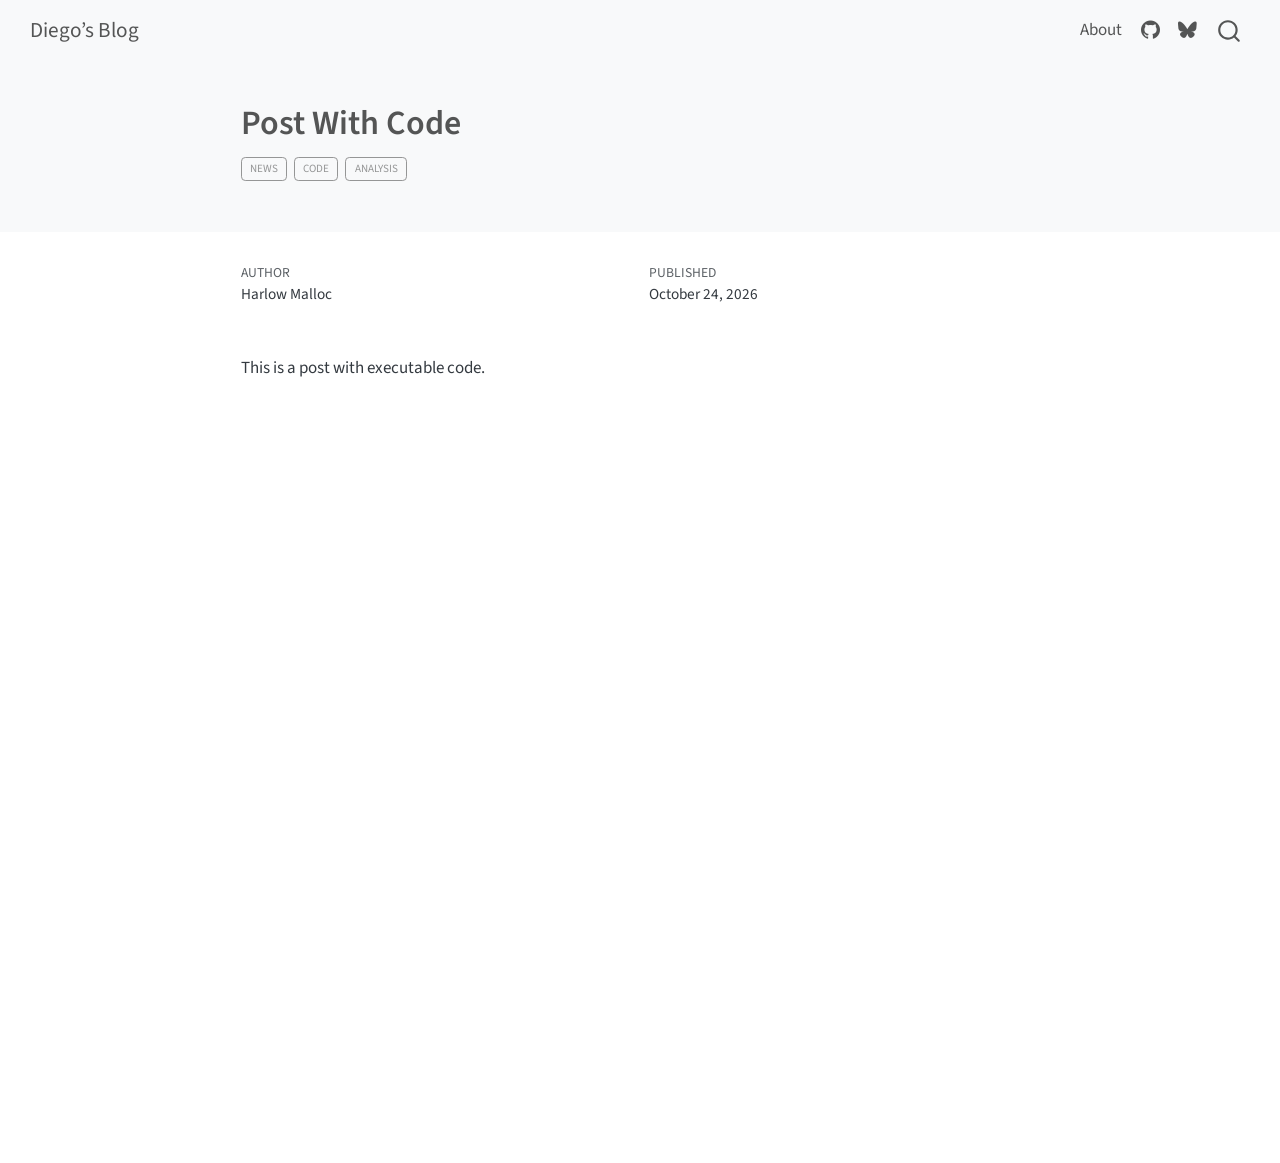
<file: posts/post-with-code/index.html>
<!DOCTYPE html>
<html xmlns="http://www.w3.org/1999/xhtml" lang="en" xml:lang="en"><head>

<meta charset="utf-8">
<meta name="generator" content="quarto-1.10.19">

<meta name="viewport" content="width=device-width, initial-scale=1.0, user-scalable=yes">

<meta name="author" content="Harlow Malloc">
<meta name="dcterms.date" content="2026-10-24">

<title>Post With Code – Diego’s Blog</title>
<style>
/* Default styles provided by pandoc.
** See https://pandoc.org/MANUAL.html#variables-for-html for config info.
*/
span.smallcaps{font-variant: small-caps;}
div.columns{display: flex; gap: 1.5em;}
div.column{flex: auto;}
@media screen {
div.columns{gap: min(4vw, 1.5em);}
div.column{overflow-x: auto;}
}
div.hanging-indent{margin-left: 1.5em; text-indent: -1.5em;}
ul.task-list{list-style: none;}
ul.task-list li input[type="checkbox"] {
  width: 0.8em;
  margin: 0 0.8em 0.2em -1em; /* quarto-specific, see https://github.com/quarto-dev/quarto-cli/issues/4556 */ 
  vertical-align: middle;
}
</style>


<script src="../../site_libs/quarto-nav/quarto-nav.js"></script>
<script src="../../site_libs/quarto-nav/headroom.min.js"></script>
<script src="../../site_libs/clipboard/clipboard.min.js"></script>
<script src="../../site_libs/quarto-search/autocomplete.umd.js"></script>
<script src="../../site_libs/quarto-search/fuse.min.js"></script>
<script src="../../site_libs/quarto-search/quarto-search.js"></script>
<meta name="quarto:offset" content="../../">
<script src="../../site_libs/quarto-html/quarto.js" type="module"></script>
<script src="../../site_libs/quarto-html/tabsets/tabsets.js" type="module"></script>
<script src="../../site_libs/quarto-html/popper.min.js"></script>
<script src="../../site_libs/quarto-html/tippy.umd.min.js"></script>
<script src="../../site_libs/quarto-html/anchor.min.js"></script>
<link href="../../site_libs/quarto-html/tippy.css" rel="stylesheet">
<link href="../../site_libs/quarto-html/quarto-syntax-highlighting-bf27225e3a48a9273f3daa8f8e829971.css" rel="stylesheet" id="quarto-text-highlighting-styles">
<script src="../../site_libs/bootstrap/bootstrap.min.js"></script>
<link href="../../site_libs/bootstrap/bootstrap-icons.css" rel="stylesheet">
<link href="../../site_libs/bootstrap/bootstrap-172ba59bd5e0b52282274ba0c0cc16fc.min.css" rel="stylesheet" append-hash="true" id="quarto-bootstrap" data-mode="light">
<script id="quarto-search-options" type="application/json">{
  "location": "navbar",
  "copy-button": false,
  "collapse-after": 3,
  "panel-placement": "end",
  "type": "overlay",
  "limit": 50,
  "keyboard-shortcut": [
    "f",
    "/",
    "s"
  ],
  "show-item-context": false,
  "language": {
    "search-no-results-text": "No results",
    "search-matching-documents-text": "matching documents",
    "search-copy-link-title": "Copy link to search",
    "search-hide-matches-text": "Hide additional matches",
    "search-more-match-text": "more match in this document",
    "search-more-matches-text": "more matches in this document",
    "search-clear-button-title": "Clear",
    "search-text-placeholder": "",
    "search-detached-cancel-button-title": "Cancel",
    "search-submit-button-title": "Submit",
    "search-label": "Search"
  }
}</script>


<link rel="stylesheet" href="../../styles.css">
</head>

<body class="nav-fixed fullcontent quarto-light">

<div id="quarto-search-results"></div>
  <header id="quarto-header" class="headroom fixed-top quarto-banner">
    <nav class="navbar navbar-expand-lg " data-bs-theme="dark">
      <div class="navbar-container container-fluid">
      <div class="navbar-brand-container mx-auto">
    <a class="navbar-brand" href="../../index.html">
    <span class="navbar-title">Diego’s Blog</span>
    </a>
  </div>
            <div id="quarto-search" class="" title="Search"></div>
          <button class="navbar-toggler" type="button" data-bs-toggle="collapse" data-bs-target="#navbarCollapse" aria-controls="navbarCollapse" role="menu" aria-expanded="false" aria-label="Toggle navigation" onclick="if (window.quartoToggleHeadroom) { window.quartoToggleHeadroom(); }">
  <span class="navbar-toggler-icon"></span>
</button>
          <div class="collapse navbar-collapse" id="navbarCollapse">
            <ul class="navbar-nav navbar-nav-scroll ms-auto">
  <li class="nav-item">
    <a class="nav-link" href="../../about.html"> 
<span class="menu-text">About</span></a>
  </li>  
  <li class="nav-item compact">
    <a class="nav-link" href="https://github.com/FloorMan"> <i class="bi bi-github" role="img">
</i> 
<span class="menu-text"></span></a>
  </li>  
  <li class="nav-item compact">
    <a class="nav-link" href="https://bsky.app/"> <i class="bi bi-bluesky" role="img">
</i> 
<span class="menu-text"></span></a>
  </li>  
</ul>
          </div> <!-- /navcollapse -->
            <div class="quarto-navbar-tools">
</div>
      </div> <!-- /container-fluid -->
    </nav>
</header>
<!-- content -->
<header id="title-block-header" class="quarto-title-block default page-columns page-full">
  <div class="quarto-title-banner page-columns page-full">
    <div class="quarto-title column-body">
      <h1 class="title">Post With Code</h1>
                                <div class="quarto-categories">
                <div class="quarto-category">news</div>
                <div class="quarto-category">code</div>
                <div class="quarto-category">analysis</div>
              </div>
                  </div>
  </div>
    
  
  <div class="quarto-title-meta">

      <div>
      <div class="quarto-title-meta-heading">Author</div>
      <div class="quarto-title-meta-contents">
               <p>Harlow Malloc </p>
            </div>
    </div>
      
      <div>
      <div class="quarto-title-meta-heading">Published</div>
      <div class="quarto-title-meta-contents">
        <p class="date">October 24, 2026</p>
      </div>
    </div>
    
      
    </div>
    
  
  </header><div id="quarto-content" class="quarto-container page-columns page-rows-contents page-layout-article page-navbar">
<!-- sidebar -->
<!-- margin-sidebar -->
    
<!-- main -->
<main class="content quarto-banner-title-block" id="quarto-document-content">





<p>This is a post with executable code.</p>



</main> <!-- /main -->
<script id="quarto-html-after-body" type="application/javascript">
  window.document.addEventListener("DOMContentLoaded", function (event) {
    const icon = "";
    const anchorJS = new window.AnchorJS();
    anchorJS.options = {
      placement: 'right',
      icon: icon
    };
    anchorJS.add('.anchored');
    const isCodeAnnotation = (el) => {
      for (const clz of el.classList) {
        if (clz.startsWith('code-annotation-')) {                     
          return true;
        }
      }
      return false;
    }
    const onCopySuccess = function(e) {
      // button target
      const button = e.trigger;
      // don't keep focus
      button.blur();
      // flash "checked"
      button.classList.add('code-copy-button-checked');
      var currentTitle = button.getAttribute("title");
      button.setAttribute("title", "Copied!");
      let tooltip;
      if (window.bootstrap) {
        button.setAttribute("data-bs-toggle", "tooltip");
        button.setAttribute("data-bs-placement", "left");
        button.setAttribute("data-bs-title", "Copied!");
        tooltip = new bootstrap.Tooltip(button, 
          { trigger: "manual", 
            customClass: "code-copy-button-tooltip",
            offset: [0, -8]});
        tooltip.show();    
      }
      setTimeout(function() {
        if (tooltip) {
          tooltip.hide();
          button.removeAttribute("data-bs-title");
          button.removeAttribute("data-bs-toggle");
          button.removeAttribute("data-bs-placement");
        }
        button.setAttribute("title", currentTitle);
        button.classList.remove('code-copy-button-checked');
      }, 1000);
      // clear code selection
      e.clearSelection();
    }
    const getTextToCopy = function(trigger) {
      const outerScaffold = trigger.parentElement.cloneNode(true);
      const codeEl = outerScaffold.querySelector('code');
      for (const childEl of codeEl.children) {
        if (isCodeAnnotation(childEl)) {
          childEl.remove();
        }
      }
      return codeEl.innerText;
    }
    const clipboard = new window.ClipboardJS('.code-copy-button:not([data-in-quarto-modal])', {
      text: getTextToCopy
    });
    clipboard.on('success', onCopySuccess);
    if (window.document.getElementById('quarto-embedded-source-code-modal')) {
      const clipboardModal = new window.ClipboardJS('.code-copy-button[data-in-quarto-modal]', {
        text: getTextToCopy,
        container: window.document.getElementById('quarto-embedded-source-code-modal')
      });
      clipboardModal.on('success', onCopySuccess);
    }
      var localhostRegex = new RegExp(/^(?:http|https):\/\/localhost\:?[0-9]*\//);
      var mailtoRegex = new RegExp(/^mailto:/);
        var filterRegex = new RegExp("https:\/\/floorman\.github\.io\/blog\/");
      var isInternal = (href) => {
          return filterRegex.test(href) || localhostRegex.test(href) || mailtoRegex.test(href);
      }
      // Inspect non-navigation links and adorn them if external
     var links = window.document.querySelectorAll('a[href]:not(.nav-link):not(.navbar-brand):not(.toc-action):not(.sidebar-link):not(.sidebar-item-toggle):not(.pagination-link):not(.no-external):not([aria-hidden]):not(.dropdown-item):not(.quarto-navigation-tool):not(.about-link)');
      for (var i=0; i<links.length; i++) {
        const link = links[i];
        if (!isInternal(link.href)) {
          // undo the damage that might have been done by quarto-nav.js in the case of
          // links that we want to consider external
          if (link.dataset.originalHref !== undefined) {
            link.href = link.dataset.originalHref;
          }
        }
      }
    function tippyHover(el, contentFn, onTriggerFn, onUntriggerFn) {
      const config = {
        allowHTML: true,
        maxWidth: 500,
        delay: 100,
        arrow: false,
        appendTo: function(el) {
            return el.parentElement;
        },
        interactive: true,
        interactiveBorder: 10,
        theme: 'quarto',
        placement: 'bottom-start',
      };
      if (contentFn) {
        config.content = contentFn;
      }
      if (onTriggerFn) {
        config.onTrigger = onTriggerFn;
      }
      if (onUntriggerFn) {
        config.onUntrigger = onUntriggerFn;
      }
      window.tippy(el, config); 
    }
    const noterefs = window.document.querySelectorAll('a[role="doc-noteref"]');
    for (var i=0; i<noterefs.length; i++) {
      const ref = noterefs[i];
      tippyHover(ref, function() {
        // use id or data attribute instead here
        let href = ref.getAttribute('data-footnote-href') || ref.getAttribute('href');
        try { href = new URL(href).hash; } catch {}
        const id = href.replace(/^#\/?/, "");
        const note = window.document.getElementById(id);
        if (note) {
          return note.innerHTML;
        } else {
          return "";
        }
      });
    }
    const xrefs = window.document.querySelectorAll('a.quarto-xref');
    const processXRef = (id, note) => {
      // Strip column container classes
      const stripColumnClz = (el) => {
        el.classList.remove("page-full", "page-columns");
        if (el.children) {
          for (const child of el.children) {
            stripColumnClz(child);
          }
        }
      }
      stripColumnClz(note)
      if (id === null || id.startsWith('sec-')) {
        // Special case sections, only their first couple elements
        const container = document.createElement("div");
        if (note.children && note.children.length > 2) {
          container.appendChild(note.children[0].cloneNode(true));
          for (let i = 1; i < note.children.length; i++) {
            const child = note.children[i];
            if (child.tagName === "P" && child.innerText === "") {
              continue;
            } else {
              container.appendChild(child.cloneNode(true));
              break;
            }
          }
          if (window.Quarto?.typesetMath) {
            window.Quarto.typesetMath(container);
          }
          return container.innerHTML
        } else {
          if (window.Quarto?.typesetMath) {
            window.Quarto.typesetMath(note);
          }
          return note.innerHTML;
        }
      } else {
        // Remove any anchor links if they are present
        const anchorLink = note.querySelector('a.anchorjs-link');
        if (anchorLink) {
          anchorLink.remove();
        }
        if (window.Quarto?.typesetMath) {
          window.Quarto.typesetMath(note);
        }
        if (note.classList.contains("callout")) {
          return note.outerHTML;
        } else {
          return note.innerHTML;
        }
      }
    }
    for (var i=0; i<xrefs.length; i++) {
      const xref = xrefs[i];
      tippyHover(xref, undefined, function(instance) {
        instance.disable();
        let url = xref.getAttribute('href');
        let hash = undefined; 
        if (url.startsWith('#')) {
          hash = url;
        } else {
          try { hash = new URL(url).hash; } catch {}
        }
        if (hash) {
          const id = hash.replace(/^#\/?/, "");
          const note = window.document.getElementById(id);
          if (note !== null) {
            try {
              const html = processXRef(id, note.cloneNode(true));
              instance.setContent(html);
            } finally {
              instance.enable();
              instance.show();
            }
          } else {
            // See if we can fetch this
            fetch(url.split('#')[0])
            .then(res => res.text())
            .then(html => {
              const parser = new DOMParser();
              const htmlDoc = parser.parseFromString(html, "text/html");
              const note = htmlDoc.getElementById(id);
              if (note !== null) {
                const html = processXRef(id, note);
                instance.setContent(html);
              } 
            }).finally(() => {
              instance.enable();
              instance.show();
            });
          }
        } else {
          // See if we can fetch a full url (with no hash to target)
          // This is a special case and we should probably do some content thinning / targeting
          fetch(url)
          .then(res => res.text())
          .then(html => {
            const parser = new DOMParser();
            const htmlDoc = parser.parseFromString(html, "text/html");
            const note = htmlDoc.querySelector('main.content');
            if (note !== null) {
              // This should only happen for chapter cross references
              // (since there is no id in the URL)
              // remove the first header
              if (note.children.length > 0 && note.children[0].tagName === "HEADER") {
                note.children[0].remove();
              }
              const html = processXRef(null, note);
              instance.setContent(html);
            } 
          }).finally(() => {
            instance.enable();
            instance.show();
          });
        }
      }, function(instance) {
      });
    }
        let selectedAnnoteEl;
        const selectorForAnnotation = ( cell, annotation) => {
          let cellAttr = 'data-code-cell="' + cell + '"';
          let lineAttr = 'data-code-annotation="' +  annotation + '"';
          const selector = 'span[' + cellAttr + '][' + lineAttr + ']';
          return selector;
        }
        const selectCodeLines = (annoteEl) => {
          const doc = window.document;
          const targetCell = annoteEl.getAttribute("data-target-cell");
          const targetAnnotation = annoteEl.getAttribute("data-target-annotation");
          const annoteSpan = window.document.querySelector(selectorForAnnotation(targetCell, targetAnnotation));
          const lines = annoteSpan.getAttribute("data-code-lines").split(",");
          const lineIds = lines.map((line) => {
            return targetCell + "-" + line;
          })
          let top = null;
          let height = null;
          let parent = null;
          if (lineIds.length > 0) {
              //compute the position of the single el (top and bottom and make a div)
              const el = window.document.getElementById(lineIds[0]);
              top = el.offsetTop;
              height = el.offsetHeight;
              parent = el.parentElement.parentElement;
            if (lineIds.length > 1) {
              const lastEl = window.document.getElementById(lineIds[lineIds.length - 1]);
              const bottom = lastEl.offsetTop + lastEl.offsetHeight;
              height = bottom - top;
            }
            if (top !== null && height !== null && parent !== null) {
              // cook up a div (if necessary) and position it 
              let div = window.document.getElementById("code-annotation-line-highlight");
              if (div === null) {
                div = window.document.createElement("div");
                div.setAttribute("id", "code-annotation-line-highlight");
                div.style.position = 'absolute';
                parent.appendChild(div);
              }
              div.style.top = top - 2 + "px";
              div.style.height = height + 4 + "px";
              div.style.left = 0;
              let gutterDiv = window.document.getElementById("code-annotation-line-highlight-gutter");
              if (gutterDiv === null) {
                gutterDiv = window.document.createElement("div");
                gutterDiv.setAttribute("id", "code-annotation-line-highlight-gutter");
                gutterDiv.style.position = 'absolute';
                const codeCell = window.document.getElementById(targetCell);
                const gutter = codeCell.querySelector('.code-annotation-gutter');
                gutter.appendChild(gutterDiv);
              }
              gutterDiv.style.top = top - 2 + "px";
              gutterDiv.style.height = height + 4 + "px";
            }
            selectedAnnoteEl = annoteEl;
          }
        };
        const unselectCodeLines = () => {
          const elementsIds = ["code-annotation-line-highlight", "code-annotation-line-highlight-gutter"];
          elementsIds.forEach((elId) => {
            const div = window.document.getElementById(elId);
            if (div) {
              div.remove();
            }
          });
          selectedAnnoteEl = undefined;
        };
          // Handle positioning of the toggle
      window.addEventListener(
        "resize",
        throttle(() => {
          elRect = undefined;
          if (selectedAnnoteEl) {
            selectCodeLines(selectedAnnoteEl);
          }
        }, 10)
      );
      function throttle(fn, ms) {
      let throttle = false;
      let timer;
        return (...args) => {
          if(!throttle) { // first call gets through
              fn.apply(this, args);
              throttle = true;
          } else { // all the others get throttled
              if(timer) clearTimeout(timer); // cancel #2
              timer = setTimeout(() => {
                fn.apply(this, args);
                timer = throttle = false;
              }, ms);
          }
        };
      }
        // Attach click handler to the DT
        const annoteDls = window.document.querySelectorAll('dt[data-target-cell]');
        for (const annoteDlNode of annoteDls) {
          annoteDlNode.addEventListener('click', (event) => {
            const clickedEl = event.target;
            if (clickedEl !== selectedAnnoteEl) {
              unselectCodeLines();
              const activeEl = window.document.querySelector('dt[data-target-cell].code-annotation-active');
              if (activeEl) {
                activeEl.classList.remove('code-annotation-active');
              }
              selectCodeLines(clickedEl);
              clickedEl.classList.add('code-annotation-active');
            } else {
              // Unselect the line
              unselectCodeLines();
              clickedEl.classList.remove('code-annotation-active');
            }
          });
        }
    const findCites = (el) => {
      const parentEl = el.parentElement;
      if (parentEl) {
        const cites = parentEl.dataset.cites;
        if (cites) {
          return {
            el,
            cites: cites.split(' ')
          };
        } else {
          return findCites(el.parentElement)
        }
      } else {
        return undefined;
      }
    };
    var bibliorefs = window.document.querySelectorAll('a[role="doc-biblioref"]');
    for (var i=0; i<bibliorefs.length; i++) {
      const ref = bibliorefs[i];
      const citeInfo = findCites(ref);
      if (citeInfo) {
        tippyHover(citeInfo.el, function() {
          var popup = window.document.createElement('div');
          citeInfo.cites.forEach(function(cite) {
            var citeDiv = window.document.createElement('div');
            citeDiv.classList.add('hanging-indent');
            citeDiv.classList.add('csl-entry');
            var biblioDiv = window.document.getElementById('ref-' + cite);
            if (biblioDiv) {
              citeDiv.innerHTML = biblioDiv.innerHTML;
            }
            popup.appendChild(citeDiv);
          });
          return popup.innerHTML;
        });
      }
    }
  });
  </script>
</div> <!-- /content -->




</body></html>
</file>
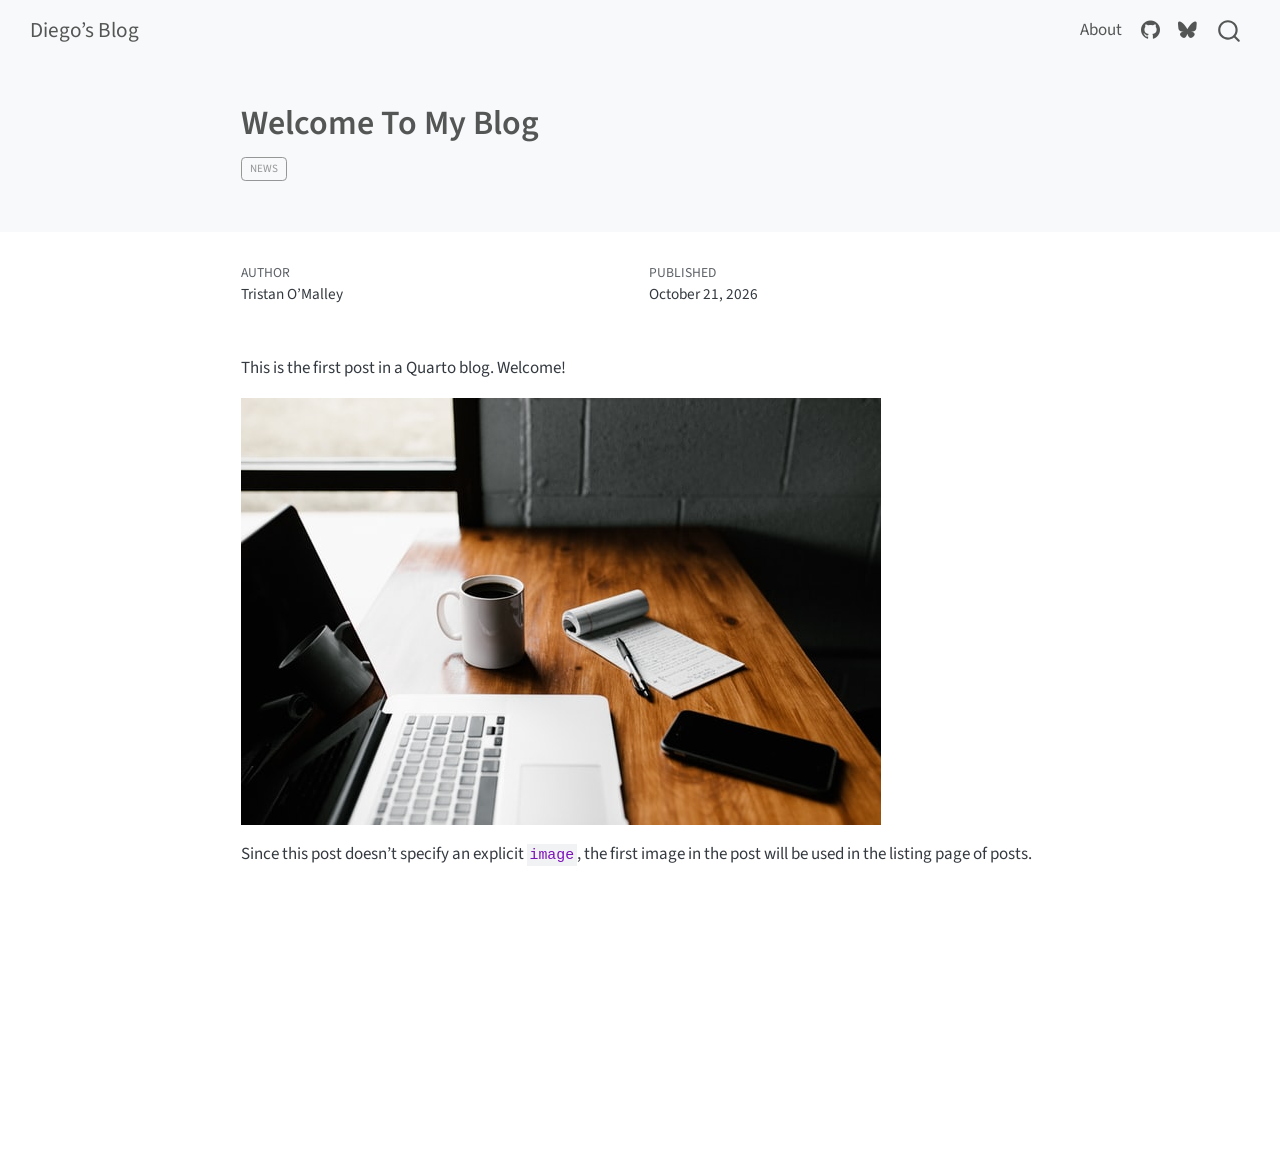
<file: posts/welcome/index.html>
<!DOCTYPE html>
<html xmlns="http://www.w3.org/1999/xhtml" lang="en" xml:lang="en"><head>

<meta charset="utf-8">
<meta name="generator" content="quarto-1.10.19">

<meta name="viewport" content="width=device-width, initial-scale=1.0, user-scalable=yes">

<meta name="author" content="Tristan O’Malley">
<meta name="dcterms.date" content="2026-10-21">

<title>Welcome To My Blog – Diego’s Blog</title>
<style>
/* Default styles provided by pandoc.
** See https://pandoc.org/MANUAL.html#variables-for-html for config info.
*/
span.smallcaps{font-variant: small-caps;}
div.columns{display: flex; gap: 1.5em;}
div.column{flex: auto;}
@media screen {
div.columns{gap: min(4vw, 1.5em);}
div.column{overflow-x: auto;}
}
div.hanging-indent{margin-left: 1.5em; text-indent: -1.5em;}
ul.task-list{list-style: none;}
ul.task-list li input[type="checkbox"] {
  width: 0.8em;
  margin: 0 0.8em 0.2em -1em; /* quarto-specific, see https://github.com/quarto-dev/quarto-cli/issues/4556 */ 
  vertical-align: middle;
}
</style>


<script src="../../site_libs/quarto-nav/quarto-nav.js"></script>
<script src="../../site_libs/quarto-nav/headroom.min.js"></script>
<script src="../../site_libs/clipboard/clipboard.min.js"></script>
<script src="../../site_libs/quarto-search/autocomplete.umd.js"></script>
<script src="../../site_libs/quarto-search/fuse.min.js"></script>
<script src="../../site_libs/quarto-search/quarto-search.js"></script>
<meta name="quarto:offset" content="../../">
<script src="../../site_libs/quarto-html/quarto.js" type="module"></script>
<script src="../../site_libs/quarto-html/tabsets/tabsets.js" type="module"></script>
<script src="../../site_libs/quarto-html/popper.min.js"></script>
<script src="../../site_libs/quarto-html/tippy.umd.min.js"></script>
<script src="../../site_libs/quarto-html/anchor.min.js"></script>
<link href="../../site_libs/quarto-html/tippy.css" rel="stylesheet">
<link href="../../site_libs/quarto-html/quarto-syntax-highlighting-bf27225e3a48a9273f3daa8f8e829971.css" rel="stylesheet" id="quarto-text-highlighting-styles">
<script src="../../site_libs/bootstrap/bootstrap.min.js"></script>
<link href="../../site_libs/bootstrap/bootstrap-icons.css" rel="stylesheet">
<link href="../../site_libs/bootstrap/bootstrap-172ba59bd5e0b52282274ba0c0cc16fc.min.css" rel="stylesheet" append-hash="true" id="quarto-bootstrap" data-mode="light">
<script id="quarto-search-options" type="application/json">{
  "location": "navbar",
  "copy-button": false,
  "collapse-after": 3,
  "panel-placement": "end",
  "type": "overlay",
  "limit": 50,
  "keyboard-shortcut": [
    "f",
    "/",
    "s"
  ],
  "show-item-context": false,
  "language": {
    "search-no-results-text": "No results",
    "search-matching-documents-text": "matching documents",
    "search-copy-link-title": "Copy link to search",
    "search-hide-matches-text": "Hide additional matches",
    "search-more-match-text": "more match in this document",
    "search-more-matches-text": "more matches in this document",
    "search-clear-button-title": "Clear",
    "search-text-placeholder": "",
    "search-detached-cancel-button-title": "Cancel",
    "search-submit-button-title": "Submit",
    "search-label": "Search"
  }
}</script>


<link rel="stylesheet" href="../../styles.css">
</head>

<body class="nav-fixed fullcontent quarto-light">

<div id="quarto-search-results"></div>
  <header id="quarto-header" class="headroom fixed-top quarto-banner">
    <nav class="navbar navbar-expand-lg " data-bs-theme="dark">
      <div class="navbar-container container-fluid">
      <div class="navbar-brand-container mx-auto">
    <a class="navbar-brand" href="../../index.html">
    <span class="navbar-title">Diego’s Blog</span>
    </a>
  </div>
            <div id="quarto-search" class="" title="Search"></div>
          <button class="navbar-toggler" type="button" data-bs-toggle="collapse" data-bs-target="#navbarCollapse" aria-controls="navbarCollapse" role="menu" aria-expanded="false" aria-label="Toggle navigation" onclick="if (window.quartoToggleHeadroom) { window.quartoToggleHeadroom(); }">
  <span class="navbar-toggler-icon"></span>
</button>
          <div class="collapse navbar-collapse" id="navbarCollapse">
            <ul class="navbar-nav navbar-nav-scroll ms-auto">
  <li class="nav-item">
    <a class="nav-link" href="../../about.html"> 
<span class="menu-text">About</span></a>
  </li>  
  <li class="nav-item compact">
    <a class="nav-link" href="https://github.com/FloorMan"> <i class="bi bi-github" role="img">
</i> 
<span class="menu-text"></span></a>
  </li>  
  <li class="nav-item compact">
    <a class="nav-link" href="https://bsky.app/"> <i class="bi bi-bluesky" role="img">
</i> 
<span class="menu-text"></span></a>
  </li>  
</ul>
          </div> <!-- /navcollapse -->
            <div class="quarto-navbar-tools">
</div>
      </div> <!-- /container-fluid -->
    </nav>
</header>
<!-- content -->
<header id="title-block-header" class="quarto-title-block default page-columns page-full">
  <div class="quarto-title-banner page-columns page-full">
    <div class="quarto-title column-body">
      <h1 class="title">Welcome To My Blog</h1>
                                <div class="quarto-categories">
                <div class="quarto-category">news</div>
              </div>
                  </div>
  </div>
    
  
  <div class="quarto-title-meta">

      <div>
      <div class="quarto-title-meta-heading">Author</div>
      <div class="quarto-title-meta-contents">
               <p>Tristan O’Malley </p>
            </div>
    </div>
      
      <div>
      <div class="quarto-title-meta-heading">Published</div>
      <div class="quarto-title-meta-contents">
        <p class="date">October 21, 2026</p>
      </div>
    </div>
    
      
    </div>
    
  
  </header><div id="quarto-content" class="quarto-container page-columns page-rows-contents page-layout-article page-navbar">
<!-- sidebar -->
<!-- margin-sidebar -->
    
<!-- main -->
<main class="content quarto-banner-title-block" id="quarto-document-content">





<p>This is the first post in a Quarto blog. Welcome!</p>
<p><img src="thumbnail.jpg" class="img-fluid"></p>
<p>Since this post doesn’t specify an explicit <code>image</code>, the first image in the post will be used in the listing page of posts.</p>



</main> <!-- /main -->
<script id="quarto-html-after-body" type="application/javascript">
  window.document.addEventListener("DOMContentLoaded", function (event) {
    const icon = "";
    const anchorJS = new window.AnchorJS();
    anchorJS.options = {
      placement: 'right',
      icon: icon
    };
    anchorJS.add('.anchored');
    const isCodeAnnotation = (el) => {
      for (const clz of el.classList) {
        if (clz.startsWith('code-annotation-')) {                     
          return true;
        }
      }
      return false;
    }
    const onCopySuccess = function(e) {
      // button target
      const button = e.trigger;
      // don't keep focus
      button.blur();
      // flash "checked"
      button.classList.add('code-copy-button-checked');
      var currentTitle = button.getAttribute("title");
      button.setAttribute("title", "Copied!");
      let tooltip;
      if (window.bootstrap) {
        button.setAttribute("data-bs-toggle", "tooltip");
        button.setAttribute("data-bs-placement", "left");
        button.setAttribute("data-bs-title", "Copied!");
        tooltip = new bootstrap.Tooltip(button, 
          { trigger: "manual", 
            customClass: "code-copy-button-tooltip",
            offset: [0, -8]});
        tooltip.show();    
      }
      setTimeout(function() {
        if (tooltip) {
          tooltip.hide();
          button.removeAttribute("data-bs-title");
          button.removeAttribute("data-bs-toggle");
          button.removeAttribute("data-bs-placement");
        }
        button.setAttribute("title", currentTitle);
        button.classList.remove('code-copy-button-checked');
      }, 1000);
      // clear code selection
      e.clearSelection();
    }
    const getTextToCopy = function(trigger) {
      const outerScaffold = trigger.parentElement.cloneNode(true);
      const codeEl = outerScaffold.querySelector('code');
      for (const childEl of codeEl.children) {
        if (isCodeAnnotation(childEl)) {
          childEl.remove();
        }
      }
      return codeEl.innerText;
    }
    const clipboard = new window.ClipboardJS('.code-copy-button:not([data-in-quarto-modal])', {
      text: getTextToCopy
    });
    clipboard.on('success', onCopySuccess);
    if (window.document.getElementById('quarto-embedded-source-code-modal')) {
      const clipboardModal = new window.ClipboardJS('.code-copy-button[data-in-quarto-modal]', {
        text: getTextToCopy,
        container: window.document.getElementById('quarto-embedded-source-code-modal')
      });
      clipboardModal.on('success', onCopySuccess);
    }
      var localhostRegex = new RegExp(/^(?:http|https):\/\/localhost\:?[0-9]*\//);
      var mailtoRegex = new RegExp(/^mailto:/);
        var filterRegex = new RegExp("https:\/\/floorman\.github\.io\/blog\/");
      var isInternal = (href) => {
          return filterRegex.test(href) || localhostRegex.test(href) || mailtoRegex.test(href);
      }
      // Inspect non-navigation links and adorn them if external
     var links = window.document.querySelectorAll('a[href]:not(.nav-link):not(.navbar-brand):not(.toc-action):not(.sidebar-link):not(.sidebar-item-toggle):not(.pagination-link):not(.no-external):not([aria-hidden]):not(.dropdown-item):not(.quarto-navigation-tool):not(.about-link)');
      for (var i=0; i<links.length; i++) {
        const link = links[i];
        if (!isInternal(link.href)) {
          // undo the damage that might have been done by quarto-nav.js in the case of
          // links that we want to consider external
          if (link.dataset.originalHref !== undefined) {
            link.href = link.dataset.originalHref;
          }
        }
      }
    function tippyHover(el, contentFn, onTriggerFn, onUntriggerFn) {
      const config = {
        allowHTML: true,
        maxWidth: 500,
        delay: 100,
        arrow: false,
        appendTo: function(el) {
            return el.parentElement;
        },
        interactive: true,
        interactiveBorder: 10,
        theme: 'quarto',
        placement: 'bottom-start',
      };
      if (contentFn) {
        config.content = contentFn;
      }
      if (onTriggerFn) {
        config.onTrigger = onTriggerFn;
      }
      if (onUntriggerFn) {
        config.onUntrigger = onUntriggerFn;
      }
      window.tippy(el, config); 
    }
    const noterefs = window.document.querySelectorAll('a[role="doc-noteref"]');
    for (var i=0; i<noterefs.length; i++) {
      const ref = noterefs[i];
      tippyHover(ref, function() {
        // use id or data attribute instead here
        let href = ref.getAttribute('data-footnote-href') || ref.getAttribute('href');
        try { href = new URL(href).hash; } catch {}
        const id = href.replace(/^#\/?/, "");
        const note = window.document.getElementById(id);
        if (note) {
          return note.innerHTML;
        } else {
          return "";
        }
      });
    }
    const xrefs = window.document.querySelectorAll('a.quarto-xref');
    const processXRef = (id, note) => {
      // Strip column container classes
      const stripColumnClz = (el) => {
        el.classList.remove("page-full", "page-columns");
        if (el.children) {
          for (const child of el.children) {
            stripColumnClz(child);
          }
        }
      }
      stripColumnClz(note)
      if (id === null || id.startsWith('sec-')) {
        // Special case sections, only their first couple elements
        const container = document.createElement("div");
        if (note.children && note.children.length > 2) {
          container.appendChild(note.children[0].cloneNode(true));
          for (let i = 1; i < note.children.length; i++) {
            const child = note.children[i];
            if (child.tagName === "P" && child.innerText === "") {
              continue;
            } else {
              container.appendChild(child.cloneNode(true));
              break;
            }
          }
          if (window.Quarto?.typesetMath) {
            window.Quarto.typesetMath(container);
          }
          return container.innerHTML
        } else {
          if (window.Quarto?.typesetMath) {
            window.Quarto.typesetMath(note);
          }
          return note.innerHTML;
        }
      } else {
        // Remove any anchor links if they are present
        const anchorLink = note.querySelector('a.anchorjs-link');
        if (anchorLink) {
          anchorLink.remove();
        }
        if (window.Quarto?.typesetMath) {
          window.Quarto.typesetMath(note);
        }
        if (note.classList.contains("callout")) {
          return note.outerHTML;
        } else {
          return note.innerHTML;
        }
      }
    }
    for (var i=0; i<xrefs.length; i++) {
      const xref = xrefs[i];
      tippyHover(xref, undefined, function(instance) {
        instance.disable();
        let url = xref.getAttribute('href');
        let hash = undefined; 
        if (url.startsWith('#')) {
          hash = url;
        } else {
          try { hash = new URL(url).hash; } catch {}
        }
        if (hash) {
          const id = hash.replace(/^#\/?/, "");
          const note = window.document.getElementById(id);
          if (note !== null) {
            try {
              const html = processXRef(id, note.cloneNode(true));
              instance.setContent(html);
            } finally {
              instance.enable();
              instance.show();
            }
          } else {
            // See if we can fetch this
            fetch(url.split('#')[0])
            .then(res => res.text())
            .then(html => {
              const parser = new DOMParser();
              const htmlDoc = parser.parseFromString(html, "text/html");
              const note = htmlDoc.getElementById(id);
              if (note !== null) {
                const html = processXRef(id, note);
                instance.setContent(html);
              } 
            }).finally(() => {
              instance.enable();
              instance.show();
            });
          }
        } else {
          // See if we can fetch a full url (with no hash to target)
          // This is a special case and we should probably do some content thinning / targeting
          fetch(url)
          .then(res => res.text())
          .then(html => {
            const parser = new DOMParser();
            const htmlDoc = parser.parseFromString(html, "text/html");
            const note = htmlDoc.querySelector('main.content');
            if (note !== null) {
              // This should only happen for chapter cross references
              // (since there is no id in the URL)
              // remove the first header
              if (note.children.length > 0 && note.children[0].tagName === "HEADER") {
                note.children[0].remove();
              }
              const html = processXRef(null, note);
              instance.setContent(html);
            } 
          }).finally(() => {
            instance.enable();
            instance.show();
          });
        }
      }, function(instance) {
      });
    }
        let selectedAnnoteEl;
        const selectorForAnnotation = ( cell, annotation) => {
          let cellAttr = 'data-code-cell="' + cell + '"';
          let lineAttr = 'data-code-annotation="' +  annotation + '"';
          const selector = 'span[' + cellAttr + '][' + lineAttr + ']';
          return selector;
        }
        const selectCodeLines = (annoteEl) => {
          const doc = window.document;
          const targetCell = annoteEl.getAttribute("data-target-cell");
          const targetAnnotation = annoteEl.getAttribute("data-target-annotation");
          const annoteSpan = window.document.querySelector(selectorForAnnotation(targetCell, targetAnnotation));
          const lines = annoteSpan.getAttribute("data-code-lines").split(",");
          const lineIds = lines.map((line) => {
            return targetCell + "-" + line;
          })
          let top = null;
          let height = null;
          let parent = null;
          if (lineIds.length > 0) {
              //compute the position of the single el (top and bottom and make a div)
              const el = window.document.getElementById(lineIds[0]);
              top = el.offsetTop;
              height = el.offsetHeight;
              parent = el.parentElement.parentElement;
            if (lineIds.length > 1) {
              const lastEl = window.document.getElementById(lineIds[lineIds.length - 1]);
              const bottom = lastEl.offsetTop + lastEl.offsetHeight;
              height = bottom - top;
            }
            if (top !== null && height !== null && parent !== null) {
              // cook up a div (if necessary) and position it 
              let div = window.document.getElementById("code-annotation-line-highlight");
              if (div === null) {
                div = window.document.createElement("div");
                div.setAttribute("id", "code-annotation-line-highlight");
                div.style.position = 'absolute';
                parent.appendChild(div);
              }
              div.style.top = top - 2 + "px";
              div.style.height = height + 4 + "px";
              div.style.left = 0;
              let gutterDiv = window.document.getElementById("code-annotation-line-highlight-gutter");
              if (gutterDiv === null) {
                gutterDiv = window.document.createElement("div");
                gutterDiv.setAttribute("id", "code-annotation-line-highlight-gutter");
                gutterDiv.style.position = 'absolute';
                const codeCell = window.document.getElementById(targetCell);
                const gutter = codeCell.querySelector('.code-annotation-gutter');
                gutter.appendChild(gutterDiv);
              }
              gutterDiv.style.top = top - 2 + "px";
              gutterDiv.style.height = height + 4 + "px";
            }
            selectedAnnoteEl = annoteEl;
          }
        };
        const unselectCodeLines = () => {
          const elementsIds = ["code-annotation-line-highlight", "code-annotation-line-highlight-gutter"];
          elementsIds.forEach((elId) => {
            const div = window.document.getElementById(elId);
            if (div) {
              div.remove();
            }
          });
          selectedAnnoteEl = undefined;
        };
          // Handle positioning of the toggle
      window.addEventListener(
        "resize",
        throttle(() => {
          elRect = undefined;
          if (selectedAnnoteEl) {
            selectCodeLines(selectedAnnoteEl);
          }
        }, 10)
      );
      function throttle(fn, ms) {
      let throttle = false;
      let timer;
        return (...args) => {
          if(!throttle) { // first call gets through
              fn.apply(this, args);
              throttle = true;
          } else { // all the others get throttled
              if(timer) clearTimeout(timer); // cancel #2
              timer = setTimeout(() => {
                fn.apply(this, args);
                timer = throttle = false;
              }, ms);
          }
        };
      }
        // Attach click handler to the DT
        const annoteDls = window.document.querySelectorAll('dt[data-target-cell]');
        for (const annoteDlNode of annoteDls) {
          annoteDlNode.addEventListener('click', (event) => {
            const clickedEl = event.target;
            if (clickedEl !== selectedAnnoteEl) {
              unselectCodeLines();
              const activeEl = window.document.querySelector('dt[data-target-cell].code-annotation-active');
              if (activeEl) {
                activeEl.classList.remove('code-annotation-active');
              }
              selectCodeLines(clickedEl);
              clickedEl.classList.add('code-annotation-active');
            } else {
              // Unselect the line
              unselectCodeLines();
              clickedEl.classList.remove('code-annotation-active');
            }
          });
        }
    const findCites = (el) => {
      const parentEl = el.parentElement;
      if (parentEl) {
        const cites = parentEl.dataset.cites;
        if (cites) {
          return {
            el,
            cites: cites.split(' ')
          };
        } else {
          return findCites(el.parentElement)
        }
      } else {
        return undefined;
      }
    };
    var bibliorefs = window.document.querySelectorAll('a[role="doc-biblioref"]');
    for (var i=0; i<bibliorefs.length; i++) {
      const ref = bibliorefs[i];
      const citeInfo = findCites(ref);
      if (citeInfo) {
        tippyHover(citeInfo.el, function() {
          var popup = window.document.createElement('div');
          citeInfo.cites.forEach(function(cite) {
            var citeDiv = window.document.createElement('div');
            citeDiv.classList.add('hanging-indent');
            citeDiv.classList.add('csl-entry');
            var biblioDiv = window.document.getElementById('ref-' + cite);
            if (biblioDiv) {
              citeDiv.innerHTML = biblioDiv.innerHTML;
            }
            popup.appendChild(citeDiv);
          });
          return popup.innerHTML;
        });
      }
    }
  });
  </script>
</div> <!-- /content -->




</body></html>
</file>
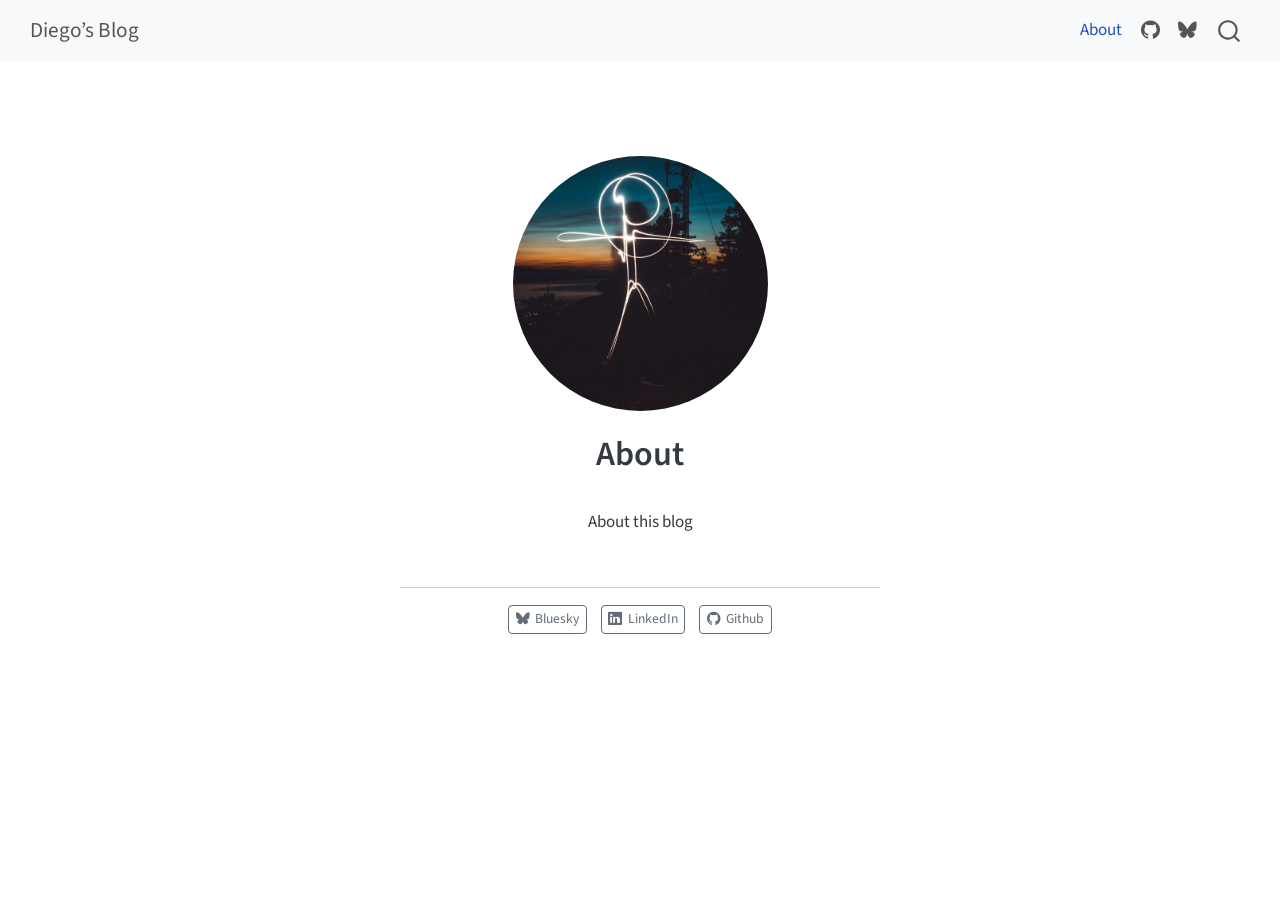
<file: about.html>
<!DOCTYPE html>
<html xmlns="http://www.w3.org/1999/xhtml" lang="en" xml:lang="en"><head>

<meta charset="utf-8">
<meta name="generator" content="quarto-1.10.19">

<meta name="viewport" content="width=device-width, initial-scale=1.0, user-scalable=yes">


<title>About – Diego’s Blog</title>
<style>
/* Default styles provided by pandoc.
** See https://pandoc.org/MANUAL.html#variables-for-html for config info.
*/
span.smallcaps{font-variant: small-caps;}
div.columns{display: flex; gap: 1.5em;}
div.column{flex: auto;}
@media screen {
div.columns{gap: min(4vw, 1.5em);}
div.column{overflow-x: auto;}
}
div.hanging-indent{margin-left: 1.5em; text-indent: -1.5em;}
ul.task-list{list-style: none;}
ul.task-list li input[type="checkbox"] {
  width: 0.8em;
  margin: 0 0.8em 0.2em -1em; /* quarto-specific, see https://github.com/quarto-dev/quarto-cli/issues/4556 */ 
  vertical-align: middle;
}
</style>


<script src="site_libs/quarto-nav/quarto-nav.js"></script>
<script src="site_libs/quarto-nav/headroom.min.js"></script>
<script src="site_libs/clipboard/clipboard.min.js"></script>
<script src="site_libs/quarto-search/autocomplete.umd.js"></script>
<script src="site_libs/quarto-search/fuse.min.js"></script>
<script src="site_libs/quarto-search/quarto-search.js"></script>
<meta name="quarto:offset" content="./">
<script src="site_libs/quarto-html/quarto.js" type="module"></script>
<script src="site_libs/quarto-html/tabsets/tabsets.js" type="module"></script>
<script src="site_libs/quarto-html/popper.min.js"></script>
<script src="site_libs/quarto-html/tippy.umd.min.js"></script>
<link href="site_libs/quarto-html/tippy.css" rel="stylesheet">
<link href="site_libs/quarto-html/quarto-syntax-highlighting-bf27225e3a48a9273f3daa8f8e829971.css" rel="stylesheet" id="quarto-text-highlighting-styles">
<script src="site_libs/bootstrap/bootstrap.min.js"></script>
<link href="site_libs/bootstrap/bootstrap-icons.css" rel="stylesheet">
<link href="site_libs/bootstrap/bootstrap-172ba59bd5e0b52282274ba0c0cc16fc.min.css" rel="stylesheet" append-hash="true" id="quarto-bootstrap" data-mode="light">
<script id="quarto-search-options" type="application/json">{
  "location": "navbar",
  "copy-button": false,
  "collapse-after": 3,
  "panel-placement": "end",
  "type": "overlay",
  "limit": 50,
  "keyboard-shortcut": [
    "f",
    "/",
    "s"
  ],
  "show-item-context": false,
  "language": {
    "search-no-results-text": "No results",
    "search-matching-documents-text": "matching documents",
    "search-copy-link-title": "Copy link to search",
    "search-hide-matches-text": "Hide additional matches",
    "search-more-match-text": "more match in this document",
    "search-more-matches-text": "more matches in this document",
    "search-clear-button-title": "Clear",
    "search-text-placeholder": "",
    "search-detached-cancel-button-title": "Cancel",
    "search-submit-button-title": "Submit",
    "search-label": "Search"
  }
}</script>


<link rel="stylesheet" href="styles.css">
</head>

<body class="nav-fixed fullcontent quarto-light">

<div id="quarto-search-results"></div>
  <header id="quarto-header" class="headroom fixed-top">
    <nav class="navbar navbar-expand-lg " data-bs-theme="dark">
      <div class="navbar-container container-fluid">
      <div class="navbar-brand-container mx-auto">
    <a class="navbar-brand" href="./index.html">
    <span class="navbar-title">Diego’s Blog</span>
    </a>
  </div>
            <div id="quarto-search" class="" title="Search"></div>
          <button class="navbar-toggler" type="button" data-bs-toggle="collapse" data-bs-target="#navbarCollapse" aria-controls="navbarCollapse" role="menu" aria-expanded="false" aria-label="Toggle navigation" onclick="if (window.quartoToggleHeadroom) { window.quartoToggleHeadroom(); }">
  <span class="navbar-toggler-icon"></span>
</button>
          <div class="collapse navbar-collapse" id="navbarCollapse">
            <ul class="navbar-nav navbar-nav-scroll ms-auto">
  <li class="nav-item">
    <a class="nav-link active" href="./about.html" aria-current="page"> 
<span class="menu-text">About</span></a>
  </li>  
  <li class="nav-item compact">
    <a class="nav-link" href="https://github.com/FloorMan"> <i class="bi bi-github" role="img">
</i> 
<span class="menu-text"></span></a>
  </li>  
  <li class="nav-item compact">
    <a class="nav-link" href="https://bsky.app/"> <i class="bi bi-bluesky" role="img">
</i> 
<span class="menu-text"></span></a>
  </li>  
</ul>
          </div> <!-- /navcollapse -->
            <div class="quarto-navbar-tools">
</div>
      </div> <!-- /container-fluid -->
    </nav>
</header>
<!-- content -->
<div id="quarto-content" class="quarto-container page-columns page-rows-contents page-layout-article page-navbar">
<!-- sidebar -->
<!-- margin-sidebar -->
    
<!-- main -->
<div class="quarto-about-jolla">
  <img src="profile.jpg" class="about-image
  round " style="height: 15em; width: 15em;">
 <header id="title-block-header" class="quarto-title-block default">
<div class="quarto-title">
<h1 class="title">About</h1>
</div>
<div class="quarto-title-meta">
  </div>
</header><main class="content" id="quarto-document-content">
<p>About this blog</p>


</main> 
  <hr class="about-sep">
   <div class="about-links">
  <a href="https://bsky.app/" class="about-link" rel="" target="">
    <i class="bi bi-bluesky"></i>
     <span class="about-link-text">Bluesky</span>
  </a>
  <a href="https://linkedin.com" class="about-link" rel="" target="">
    <i class="bi bi-linkedin"></i>
     <span class="about-link-text">LinkedIn</span>
  </a>
  <a href="https://github.com" class="about-link" rel="" target="">
    <i class="bi bi-github"></i>
     <span class="about-link-text">Github</span>
  </a>
</div>
</div>
 <!-- /main -->
<script id="quarto-html-after-body" type="application/javascript">
  window.document.addEventListener("DOMContentLoaded", function (event) {
    const isCodeAnnotation = (el) => {
      for (const clz of el.classList) {
        if (clz.startsWith('code-annotation-')) {                     
          return true;
        }
      }
      return false;
    }
    const onCopySuccess = function(e) {
      // button target
      const button = e.trigger;
      // don't keep focus
      button.blur();
      // flash "checked"
      button.classList.add('code-copy-button-checked');
      var currentTitle = button.getAttribute("title");
      button.setAttribute("title", "Copied!");
      let tooltip;
      if (window.bootstrap) {
        button.setAttribute("data-bs-toggle", "tooltip");
        button.setAttribute("data-bs-placement", "left");
        button.setAttribute("data-bs-title", "Copied!");
        tooltip = new bootstrap.Tooltip(button, 
          { trigger: "manual", 
            customClass: "code-copy-button-tooltip",
            offset: [0, -8]});
        tooltip.show();    
      }
      setTimeout(function() {
        if (tooltip) {
          tooltip.hide();
          button.removeAttribute("data-bs-title");
          button.removeAttribute("data-bs-toggle");
          button.removeAttribute("data-bs-placement");
        }
        button.setAttribute("title", currentTitle);
        button.classList.remove('code-copy-button-checked');
      }, 1000);
      // clear code selection
      e.clearSelection();
    }
    const getTextToCopy = function(trigger) {
      const outerScaffold = trigger.parentElement.cloneNode(true);
      const codeEl = outerScaffold.querySelector('code');
      for (const childEl of codeEl.children) {
        if (isCodeAnnotation(childEl)) {
          childEl.remove();
        }
      }
      return codeEl.innerText;
    }
    const clipboard = new window.ClipboardJS('.code-copy-button:not([data-in-quarto-modal])', {
      text: getTextToCopy
    });
    clipboard.on('success', onCopySuccess);
    if (window.document.getElementById('quarto-embedded-source-code-modal')) {
      const clipboardModal = new window.ClipboardJS('.code-copy-button[data-in-quarto-modal]', {
        text: getTextToCopy,
        container: window.document.getElementById('quarto-embedded-source-code-modal')
      });
      clipboardModal.on('success', onCopySuccess);
    }
      var localhostRegex = new RegExp(/^(?:http|https):\/\/localhost\:?[0-9]*\//);
      var mailtoRegex = new RegExp(/^mailto:/);
        var filterRegex = new RegExp("https:\/\/floorman\.github\.io\/blog\/");
      var isInternal = (href) => {
          return filterRegex.test(href) || localhostRegex.test(href) || mailtoRegex.test(href);
      }
      // Inspect non-navigation links and adorn them if external
     var links = window.document.querySelectorAll('a[href]:not(.nav-link):not(.navbar-brand):not(.toc-action):not(.sidebar-link):not(.sidebar-item-toggle):not(.pagination-link):not(.no-external):not([aria-hidden]):not(.dropdown-item):not(.quarto-navigation-tool):not(.about-link)');
      for (var i=0; i<links.length; i++) {
        const link = links[i];
        if (!isInternal(link.href)) {
          // undo the damage that might have been done by quarto-nav.js in the case of
          // links that we want to consider external
          if (link.dataset.originalHref !== undefined) {
            link.href = link.dataset.originalHref;
          }
        }
      }
    function tippyHover(el, contentFn, onTriggerFn, onUntriggerFn) {
      const config = {
        allowHTML: true,
        maxWidth: 500,
        delay: 100,
        arrow: false,
        appendTo: function(el) {
            return el.parentElement;
        },
        interactive: true,
        interactiveBorder: 10,
        theme: 'quarto',
        placement: 'bottom-start',
      };
      if (contentFn) {
        config.content = contentFn;
      }
      if (onTriggerFn) {
        config.onTrigger = onTriggerFn;
      }
      if (onUntriggerFn) {
        config.onUntrigger = onUntriggerFn;
      }
      window.tippy(el, config); 
    }
    const noterefs = window.document.querySelectorAll('a[role="doc-noteref"]');
    for (var i=0; i<noterefs.length; i++) {
      const ref = noterefs[i];
      tippyHover(ref, function() {
        // use id or data attribute instead here
        let href = ref.getAttribute('data-footnote-href') || ref.getAttribute('href');
        try { href = new URL(href).hash; } catch {}
        const id = href.replace(/^#\/?/, "");
        const note = window.document.getElementById(id);
        if (note) {
          return note.innerHTML;
        } else {
          return "";
        }
      });
    }
    const xrefs = window.document.querySelectorAll('a.quarto-xref');
    const processXRef = (id, note) => {
      // Strip column container classes
      const stripColumnClz = (el) => {
        el.classList.remove("page-full", "page-columns");
        if (el.children) {
          for (const child of el.children) {
            stripColumnClz(child);
          }
        }
      }
      stripColumnClz(note)
      if (id === null || id.startsWith('sec-')) {
        // Special case sections, only their first couple elements
        const container = document.createElement("div");
        if (note.children && note.children.length > 2) {
          container.appendChild(note.children[0].cloneNode(true));
          for (let i = 1; i < note.children.length; i++) {
            const child = note.children[i];
            if (child.tagName === "P" && child.innerText === "") {
              continue;
            } else {
              container.appendChild(child.cloneNode(true));
              break;
            }
          }
          if (window.Quarto?.typesetMath) {
            window.Quarto.typesetMath(container);
          }
          return container.innerHTML
        } else {
          if (window.Quarto?.typesetMath) {
            window.Quarto.typesetMath(note);
          }
          return note.innerHTML;
        }
      } else {
        // Remove any anchor links if they are present
        const anchorLink = note.querySelector('a.anchorjs-link');
        if (anchorLink) {
          anchorLink.remove();
        }
        if (window.Quarto?.typesetMath) {
          window.Quarto.typesetMath(note);
        }
        if (note.classList.contains("callout")) {
          return note.outerHTML;
        } else {
          return note.innerHTML;
        }
      }
    }
    for (var i=0; i<xrefs.length; i++) {
      const xref = xrefs[i];
      tippyHover(xref, undefined, function(instance) {
        instance.disable();
        let url = xref.getAttribute('href');
        let hash = undefined; 
        if (url.startsWith('#')) {
          hash = url;
        } else {
          try { hash = new URL(url).hash; } catch {}
        }
        if (hash) {
          const id = hash.replace(/^#\/?/, "");
          const note = window.document.getElementById(id);
          if (note !== null) {
            try {
              const html = processXRef(id, note.cloneNode(true));
              instance.setContent(html);
            } finally {
              instance.enable();
              instance.show();
            }
          } else {
            // See if we can fetch this
            fetch(url.split('#')[0])
            .then(res => res.text())
            .then(html => {
              const parser = new DOMParser();
              const htmlDoc = parser.parseFromString(html, "text/html");
              const note = htmlDoc.getElementById(id);
              if (note !== null) {
                const html = processXRef(id, note);
                instance.setContent(html);
              } 
            }).finally(() => {
              instance.enable();
              instance.show();
            });
          }
        } else {
          // See if we can fetch a full url (with no hash to target)
          // This is a special case and we should probably do some content thinning / targeting
          fetch(url)
          .then(res => res.text())
          .then(html => {
            const parser = new DOMParser();
            const htmlDoc = parser.parseFromString(html, "text/html");
            const note = htmlDoc.querySelector('main.content');
            if (note !== null) {
              // This should only happen for chapter cross references
              // (since there is no id in the URL)
              // remove the first header
              if (note.children.length > 0 && note.children[0].tagName === "HEADER") {
                note.children[0].remove();
              }
              const html = processXRef(null, note);
              instance.setContent(html);
            } 
          }).finally(() => {
            instance.enable();
            instance.show();
          });
        }
      }, function(instance) {
      });
    }
        let selectedAnnoteEl;
        const selectorForAnnotation = ( cell, annotation) => {
          let cellAttr = 'data-code-cell="' + cell + '"';
          let lineAttr = 'data-code-annotation="' +  annotation + '"';
          const selector = 'span[' + cellAttr + '][' + lineAttr + ']';
          return selector;
        }
        const selectCodeLines = (annoteEl) => {
          const doc = window.document;
          const targetCell = annoteEl.getAttribute("data-target-cell");
          const targetAnnotation = annoteEl.getAttribute("data-target-annotation");
          const annoteSpan = window.document.querySelector(selectorForAnnotation(targetCell, targetAnnotation));
          const lines = annoteSpan.getAttribute("data-code-lines").split(",");
          const lineIds = lines.map((line) => {
            return targetCell + "-" + line;
          })
          let top = null;
          let height = null;
          let parent = null;
          if (lineIds.length > 0) {
              //compute the position of the single el (top and bottom and make a div)
              const el = window.document.getElementById(lineIds[0]);
              top = el.offsetTop;
              height = el.offsetHeight;
              parent = el.parentElement.parentElement;
            if (lineIds.length > 1) {
              const lastEl = window.document.getElementById(lineIds[lineIds.length - 1]);
              const bottom = lastEl.offsetTop + lastEl.offsetHeight;
              height = bottom - top;
            }
            if (top !== null && height !== null && parent !== null) {
              // cook up a div (if necessary) and position it 
              let div = window.document.getElementById("code-annotation-line-highlight");
              if (div === null) {
                div = window.document.createElement("div");
                div.setAttribute("id", "code-annotation-line-highlight");
                div.style.position = 'absolute';
                parent.appendChild(div);
              }
              div.style.top = top - 2 + "px";
              div.style.height = height + 4 + "px";
              div.style.left = 0;
              let gutterDiv = window.document.getElementById("code-annotation-line-highlight-gutter");
              if (gutterDiv === null) {
                gutterDiv = window.document.createElement("div");
                gutterDiv.setAttribute("id", "code-annotation-line-highlight-gutter");
                gutterDiv.style.position = 'absolute';
                const codeCell = window.document.getElementById(targetCell);
                const gutter = codeCell.querySelector('.code-annotation-gutter');
                gutter.appendChild(gutterDiv);
              }
              gutterDiv.style.top = top - 2 + "px";
              gutterDiv.style.height = height + 4 + "px";
            }
            selectedAnnoteEl = annoteEl;
          }
        };
        const unselectCodeLines = () => {
          const elementsIds = ["code-annotation-line-highlight", "code-annotation-line-highlight-gutter"];
          elementsIds.forEach((elId) => {
            const div = window.document.getElementById(elId);
            if (div) {
              div.remove();
            }
          });
          selectedAnnoteEl = undefined;
        };
          // Handle positioning of the toggle
      window.addEventListener(
        "resize",
        throttle(() => {
          elRect = undefined;
          if (selectedAnnoteEl) {
            selectCodeLines(selectedAnnoteEl);
          }
        }, 10)
      );
      function throttle(fn, ms) {
      let throttle = false;
      let timer;
        return (...args) => {
          if(!throttle) { // first call gets through
              fn.apply(this, args);
              throttle = true;
          } else { // all the others get throttled
              if(timer) clearTimeout(timer); // cancel #2
              timer = setTimeout(() => {
                fn.apply(this, args);
                timer = throttle = false;
              }, ms);
          }
        };
      }
        // Attach click handler to the DT
        const annoteDls = window.document.querySelectorAll('dt[data-target-cell]');
        for (const annoteDlNode of annoteDls) {
          annoteDlNode.addEventListener('click', (event) => {
            const clickedEl = event.target;
            if (clickedEl !== selectedAnnoteEl) {
              unselectCodeLines();
              const activeEl = window.document.querySelector('dt[data-target-cell].code-annotation-active');
              if (activeEl) {
                activeEl.classList.remove('code-annotation-active');
              }
              selectCodeLines(clickedEl);
              clickedEl.classList.add('code-annotation-active');
            } else {
              // Unselect the line
              unselectCodeLines();
              clickedEl.classList.remove('code-annotation-active');
            }
          });
        }
    const findCites = (el) => {
      const parentEl = el.parentElement;
      if (parentEl) {
        const cites = parentEl.dataset.cites;
        if (cites) {
          return {
            el,
            cites: cites.split(' ')
          };
        } else {
          return findCites(el.parentElement)
        }
      } else {
        return undefined;
      }
    };
    var bibliorefs = window.document.querySelectorAll('a[role="doc-biblioref"]');
    for (var i=0; i<bibliorefs.length; i++) {
      const ref = bibliorefs[i];
      const citeInfo = findCites(ref);
      if (citeInfo) {
        tippyHover(citeInfo.el, function() {
          var popup = window.document.createElement('div');
          citeInfo.cites.forEach(function(cite) {
            var citeDiv = window.document.createElement('div');
            citeDiv.classList.add('hanging-indent');
            citeDiv.classList.add('csl-entry');
            var biblioDiv = window.document.getElementById('ref-' + cite);
            if (biblioDiv) {
              citeDiv.innerHTML = biblioDiv.innerHTML;
            }
            popup.appendChild(citeDiv);
          });
          return popup.innerHTML;
        });
      }
    }
  });
  </script>
</div> <!-- /content -->




</body></html>
</file>
<file: site_libs/quarto-html/tippy.css>
.tippy-box[data-animation=fade][data-state=hidden]{opacity:0}[data-tippy-root]{max-width:calc(100vw - 10px)}.tippy-box{position:relative;background-color:#333;color:#fff;border-radius:4px;font-size:14px;line-height:1.4;white-space:normal;outline:0;transition-property:transform,visibility,opacity}.tippy-box[data-placement^=top]>.tippy-arrow{bottom:0}.tippy-box[data-placement^=top]>.tippy-arrow:before{bottom:-7px;left:0;border-width:8px 8px 0;border-top-color:initial;transform-origin:center top}.tippy-box[data-placement^=bottom]>.tippy-arrow{top:0}.tippy-box[data-placement^=bottom]>.tippy-arrow:before{top:-7px;left:0;border-width:0 8px 8px;border-bottom-color:initial;transform-origin:center bottom}.tippy-box[data-placement^=left]>.tippy-arrow{right:0}.tippy-box[data-placement^=left]>.tippy-arrow:before{border-width:8px 0 8px 8px;border-left-color:initial;right:-7px;transform-origin:center left}.tippy-box[data-placement^=right]>.tippy-arrow{left:0}.tippy-box[data-placement^=right]>.tippy-arrow:before{left:-7px;border-width:8px 8px 8px 0;border-right-color:initial;transform-origin:center right}.tippy-box[data-inertia][data-state=visible]{transition-timing-function:cubic-bezier(.54,1.5,.38,1.11)}.tippy-arrow{width:16px;height:16px;color:#333}.tippy-arrow:before{content:"";position:absolute;border-color:transparent;border-style:solid}.tippy-content{position:relative;padding:5px 9px;z-index:1}
</file>
<file: site_libs/quarto-html/quarto-syntax-highlighting-bf27225e3a48a9273f3daa8f8e829971.css>
/* quarto syntax highlight colors */
:root {
  --quarto-hl-ot-color: #003B4F;
  --quarto-hl-at-color: #657422;
  --quarto-hl-ss-color: #20794D;
  --quarto-hl-an-color: #5E5E5E;
  --quarto-hl-fu-color: #4758AB;
  --quarto-hl-st-color: #20794D;
  --quarto-hl-cf-color: #003B4F;
  --quarto-hl-op-color: #5E5E5E;
  --quarto-hl-er-color: #AD0000;
  --quarto-hl-bn-color: #AD0000;
  --quarto-hl-al-color: #AD0000;
  --quarto-hl-va-color: #111111;
  --quarto-hl-bu-color: inherit;
  --quarto-hl-ex-color: inherit;
  --quarto-hl-pp-color: #AD0000;
  --quarto-hl-in-color: #5E5E5E;
  --quarto-hl-vs-color: #20794D;
  --quarto-hl-wa-color: #5E5E5E;
  --quarto-hl-do-color: #5E5E5E;
  --quarto-hl-im-color: #00769E;
  --quarto-hl-ch-color: #20794D;
  --quarto-hl-dt-color: #AD0000;
  --quarto-hl-fl-color: #AD0000;
  --quarto-hl-co-color: #5E5E5E;
  --quarto-hl-cv-color: #5E5E5E;
  --quarto-hl-cn-color: #8f5902;
  --quarto-hl-sc-color: #5E5E5E;
  --quarto-hl-dv-color: #AD0000;
  --quarto-hl-kw-color: #003B4F;
}

/* other quarto variables */
:root {
  --quarto-font-monospace: SFMono-Regular, Menlo, Monaco, Consolas, "Liberation Mono", "Courier New", monospace;
}

/* syntax highlight based on Pandoc's rules */
pre > code.sourceCode > span {
  color: #003B4F;
}

code.sourceCode > span {
  color: #003B4F;
}

div.sourceCode,
div.sourceCode pre.sourceCode {
  color: #003B4F;
}

/* Normal */
code span {
  color: #003B4F;
}

/* Alert */
code span.al {
  color: #AD0000;
  font-style: inherit;
}

/* Annotation */
code span.an {
  color: #5E5E5E;
  font-style: inherit;
}

/* Attribute */
code span.at {
  color: #657422;
  font-style: inherit;
}

/* BaseN */
code span.bn {
  color: #AD0000;
  font-style: inherit;
}

/* BuiltIn */
code span.bu {
  font-style: inherit;
}

/* ControlFlow */
code span.cf {
  color: #003B4F;
  font-weight: bold;
  font-style: inherit;
}

/* Char */
code span.ch {
  color: #20794D;
  font-style: inherit;
}

/* Constant */
code span.cn {
  color: #8f5902;
  font-style: inherit;
}

/* Comment */
code span.co {
  color: #5E5E5E;
  font-style: inherit;
}

/* CommentVar */
code span.cv {
  color: #5E5E5E;
  font-style: italic;
}

/* Documentation */
code span.do {
  color: #5E5E5E;
  font-style: italic;
}

/* DataType */
code span.dt {
  color: #AD0000;
  font-style: inherit;
}

/* DecVal */
code span.dv {
  color: #AD0000;
  font-style: inherit;
}

/* Error */
code span.er {
  color: #AD0000;
  font-style: inherit;
}

/* Extension */
code span.ex {
  font-style: inherit;
}

/* Float */
code span.fl {
  color: #AD0000;
  font-style: inherit;
}

/* Function */
code span.fu {
  color: #4758AB;
  font-style: inherit;
}

/* Import */
code span.im {
  color: #00769E;
  font-style: inherit;
}

/* Information */
code span.in {
  color: #5E5E5E;
  font-style: inherit;
}

/* Keyword */
code span.kw {
  color: #003B4F;
  font-weight: bold;
  font-style: inherit;
}

/* Operator */
code span.op {
  color: #5E5E5E;
  font-style: inherit;
}

/* Other */
code span.ot {
  color: #003B4F;
  font-style: inherit;
}

/* Preprocessor */
code span.pp {
  color: #AD0000;
  font-style: inherit;
}

/* SpecialChar */
code span.sc {
  color: #5E5E5E;
  font-style: inherit;
}

/* SpecialString */
code span.ss {
  color: #20794D;
  font-style: inherit;
}

/* String */
code span.st {
  color: #20794D;
  font-style: inherit;
}

/* Variable */
code span.va {
  color: #111111;
  font-style: inherit;
}

/* VerbatimString */
code span.vs {
  color: #20794D;
  font-style: inherit;
}

/* Warning */
code span.wa {
  color: #5E5E5E;
  font-style: italic;
}

.prevent-inlining {
  content: "</";
}

/*# sourceMappingURL=8be38f48d34c45af72792cbd699585e7.css.map */
</file>
<file: styles.css>
/* css styles */
</file>
